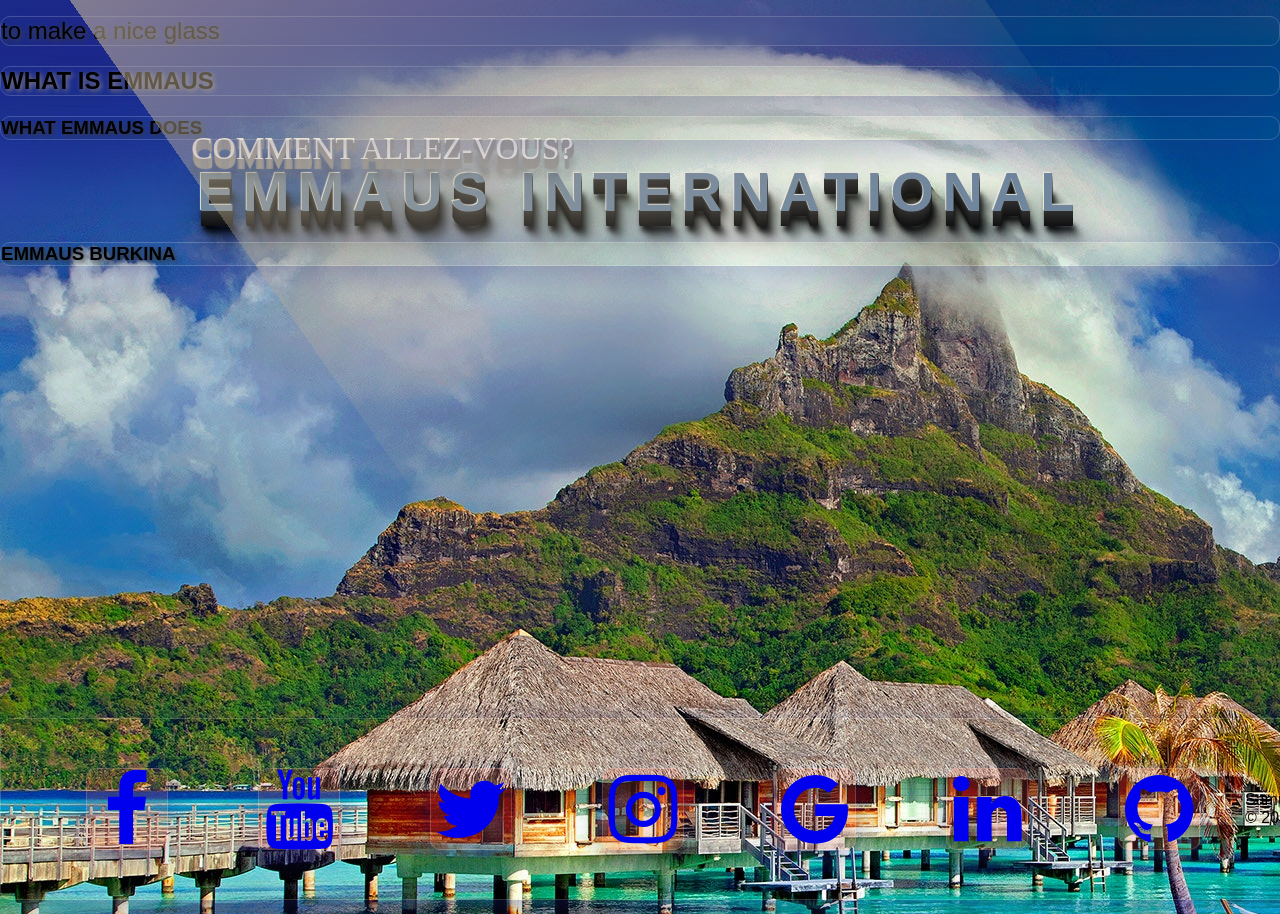
<file: projet/Contact Us/Contact Us.html>
<!DOCTYPE html>
<html lang="en">
<head>
  <title>MORPHISM</title>
  <meta charset="utf-8">
  <meta name="viewport" content="width=device-width, initial-scale=1">
  <link rel="stylesheet" href="https://stackpath.bootstrapcdn.com/font-awesome/4.7.0/css/font-awesome.min.css" integrity="sha384-wvfXpqpZZVQGK6TAh5PVlGOfQNHSoD2xbE+QkPxCAFlNEevoEH3Sl0sibVcOQVnN" crossorigin="anonymous">

  <link rel="stylesheet" href="mycontacts.css">
  
</head>
<body>
    
<h1> to make a nice glass</h1>
        <h2 class="text-styling">WHAT IS EMMAUS</h2>
      <p> comment allez-vous?</p>

        <h3 class="text-styling">WHAT EMMAUS DOES</h3>
        <p></p>
    
        <h4 id="text3d">EMMAUS INTERNATIONAL</h4>
      <p></p>
    
        <h3 class="text-styling">EMMAUS BURKINA</h3>
      <p> </p>
    

<footer>

    <ul>
        <li><a href="myfacebook"><i class="fa fa-facebook" aria-hidden="true"></i></a></li>
        <li><a href="myyoutube"><i class="fa fa-youtube" aria-hidden="true"></i></a></li>
        <li><a href="mytwiter"><i class="fa fa-twitter" aria-hidden="true"></i></a></li>
        <li><a href="myinstangram"><i class="fa fa-instagram" aria-hidden="true"></i></a></li>
        <li><a href="mygoogle"><i class="fa fa-google" aria-hidden="true"></i></a></li>
        <li><a href="mylinkedin"><i class="fa fa-linkedin"aria-hidden="true" ></i></a></li>
        <li><a href="mygithub"><i class="fa fa-github" aria-hidden="true"></i></a></li>
    </ul>
    <div id="footer">
        <span class="footer_text">SamuelSYameogo © 2021<br /></span>
      </div>

</footer>

</body>
</html>
</file>
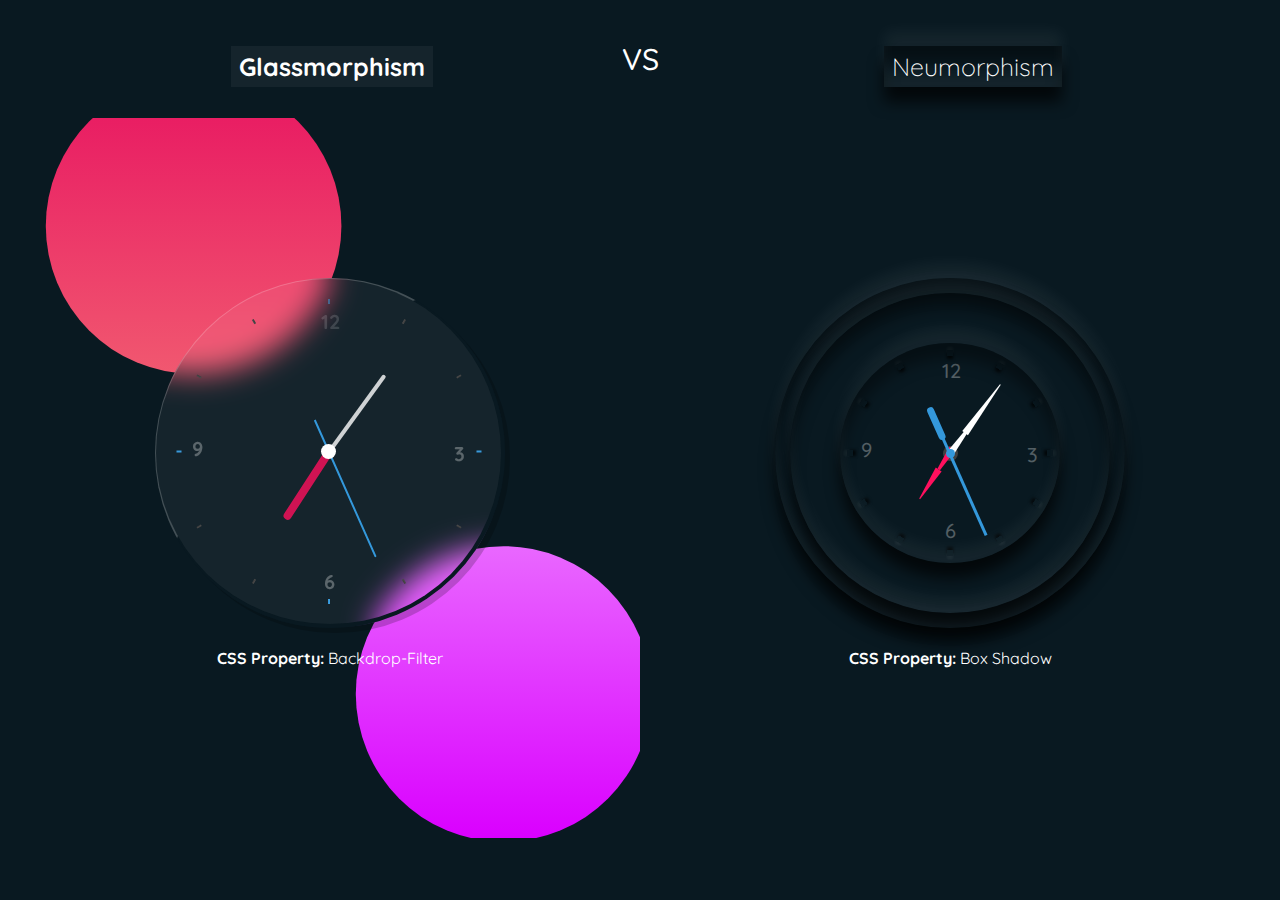
<file: projet/Services/Services.html>
<!DOCTYPE html>
<html lang="en">

<head>
    <title>YAMEOGO S SAMUEL</title>
    <meta charset="utf-8">
    <meta name="viewport" content="width=device-width, initial-scale=1">

    <link rel="stylesheet" href="services.css">
    <link rel="javascript" href="vanilla.js">

<body>

<section>
		<h1>VS</h1>
		<div class="wrapper">
			<h2>Glassmorphism</h2>
			<div class="container-01">	
				<div class="clock" id="clock-01">
					<div class="hour">
						<div class="hr" id="hr"></div>
					</div>
					<div class="min">
						<div class="mn" id="mn"></div>
					</div>
					<div class="sec">
						<div class="sc" id="sc"></div>
					</div>	
					<div class="indicators">
						<div></div>
						<div></div>
						<div></div>
						<div></div>
						<div></div>
						<div></div>
						<div></div>
						<div></div>
						<div></div>
						<div></div>
						<div></div>
						<div></div>
					</div>	
				</div>			
				<p><span>CSS Property:</span> Backdrop-Filter</p>
			</div>
			<h2>Neumorphism</h2>
			<div class="container-02">
				<div class="clock">
					<div class="center-nut"></div>	
					<div class="center-nut2"></div>	
					<div class="indicators">
						<div></div>
						<div></div>
						<div></div>
						<div></div>
						<div></div>
						<div></div>
						<div></div>
						<div></div>
						<div></div>
						<div></div>
						<div></div>
						<div></div>
					</div>	
					<div class="sec-hand">
						<div class="sec"></div>
					</div>
					<div class="min-hand">
						<div class="min"></div>
					</div>
					<div class="hour-hand">
						<div class="hr"></div>
					</div>
				</div>
				<p><span>CSS Property:</span> Box Shadow</p>
			</div>
		</div>
	</section>
	<script type="text/javascript">
		const deg = 6;
		const hr = document.querySelector('#hr'); 
		const mn = document.querySelector('#mn'); 
		const sc = document.querySelector('#sc'); 

		setInterval(() => {
			let day = new Date()
			let hh = day.getHours() * 30;
			let mm = day.getMinutes() * deg;
			let ss = day.getSeconds() * deg;

			hr.style.transform = `rotateZ(${(hh)+(mm/12)}deg)`;
			mn.style.transform = `rotateZ(${mm}deg)`;
			sc.style.transform = `rotateZ(${ss}deg)`;
		});

		const sec = document.querySelector('.sec-hand .sec');
		const min = document.querySelector('.min-hand .min');
		const hour = document.querySelector('.hour-hand .hr');

		setInterval(function(){
			let time = new Date();
			let secs = time.getSeconds() * 6;
			let mins = time.getMinutes() * 6; 
			let hours = time.getHours() * 30;

			sec.style.transform = `rotateZ(${secs}deg)`;
			min.style.transform = `rotateZ(${mins}deg)`;
			hour.style.transform = `rotateZ(${hours + (mins/12)}deg)`;
		});
	</script>
</body>
</html>
</file>
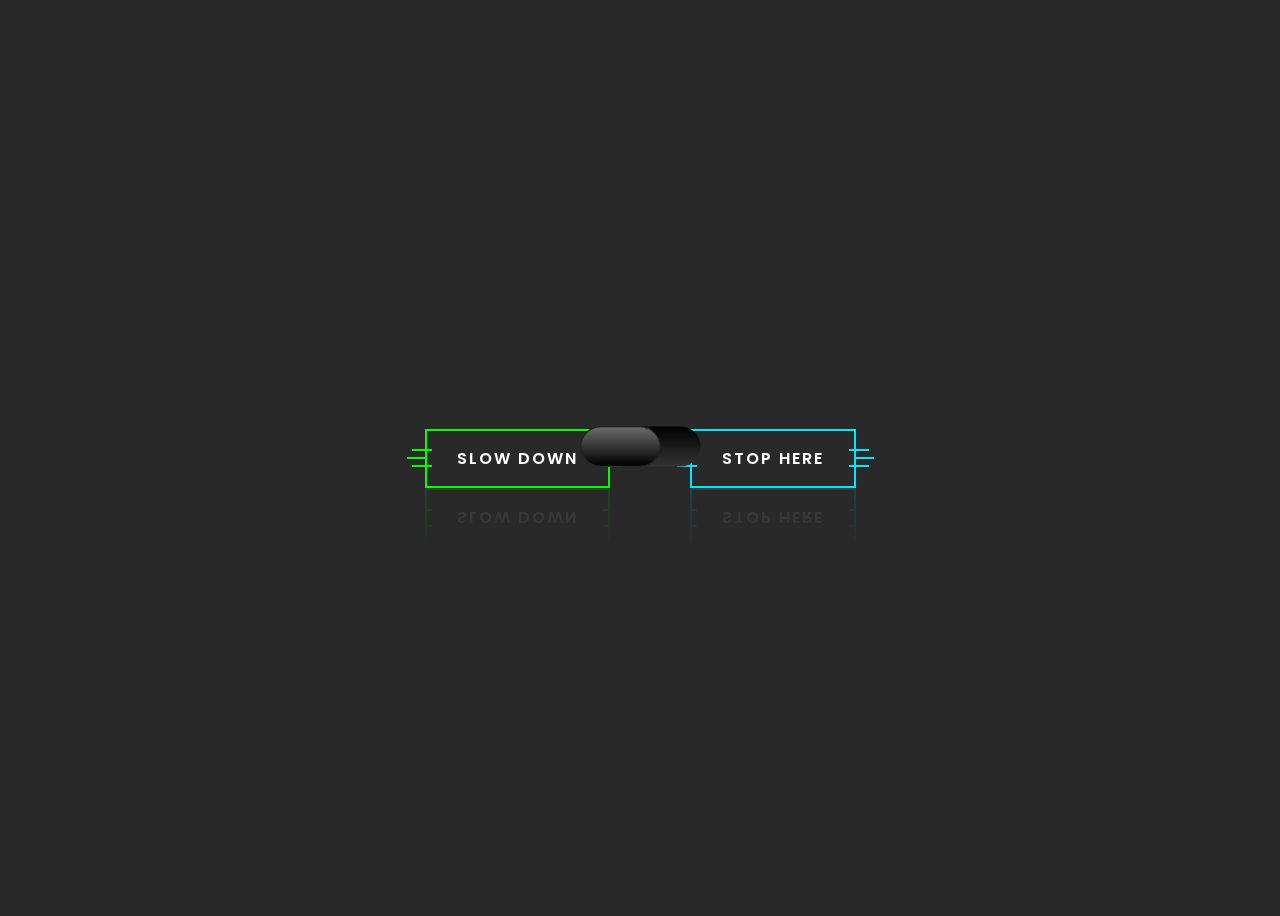
<file: projet/Volunteer/Volunteer.html>
<!doctype html>
<html>
  <head>
   <meta charset ="utf-8">
   <title> A COOL Checkbox </title>
   <link rel="stylesheet" href="volunteer.css">
  </head>
  <body>
    <header>
    <section>
    <div class="container">
      <a href=""><span>SLOW DOWN</span></a>
      <a href=""><span>STOP HERE</span></a>
     <!-- <a href=""><span>CHECK ME OUT</span></a>-->
    </div>
    </section>

  </header>
  <section>

     <div class="bottom">
        <input type="Checkbox" name="">
        </div>
        </section>
    </body>
</html>
</file>
<file: projet/Contact Us/mycontacts.css>
@import url('https://fonts.googleapis.com/css2?family=Roboto:wght@100;300&display=swap');

body{
  padding: 0px;
  margin: 0px;
  font-family: 'Roboto:300', sans-serif;
  background-image: url("nature.jpg");
  background-attachment: cover;
  
}



p{
  color:#a4e5f7;
  font-family: 'Roboto:100', sans-serif;
  position: absolute;
    transform: translate(50%,-50%);
    text-transform: uppercase;
    font-family: verdana;
    font-size: 2em;
    font-weight: 200;
    color: #f5f5f5;
    text-shadow: 1px 1px 1px #919191,
        1px 2px 1px #919191,
        1px 3px 1px #919191,
        1px 4px 1px #919191,
        1px 5px 1px #919191,
        1px 6px 1px #919191,
        1px 7px 1px #919191,
        1px 8px 1px #919191,
        1px 9px 1px #919191,
        1px 10px 1px #919191,
    1px 18px 6px rgba(16,16,16,0.4),
    1px 22px 10px rgba(16,16,16,0.2),
    1px 25px 35px rgba(16,16,16,0.2),
    1px 30px 60px rgba(16,16,16,0.4);

}

h1{
    box-shadow: 0 8px 32px 0 rgba( 31, 38, 135, 0.37 );
    backdrop-filter: blur( 4px );
    -webkit-backdrop-filter: blur( 4px );
    border-radius: 10px;
    border: 1px solid rgba( 255, 255, 255, 0.18 );
    font-family: 'Franklin Gothic Medium', 'Arial Narrow', Arial, sans-serif; 
    font-size: x-large;
    font-weight: 300;
    text-shadow: 2px 2px 5px rgb(61, 63, 59);
}

h2{
     box-shadow: 0 8px 32px 0 rgba( 31, 38, 135, 0.37 );
    backdrop-filter: blur( 0.0px );
     -webkit-backdrop-filter: blur( 0.0px );
    border-radius: 10px;
     border: 1px solid rgba( 255, 255, 255, 0.18 );
     text-shadow: 2px 2px 5px rgb(131, 124, 124);
}

h3{
box-shadow: 0 8px 32px 0 rgba( 31, 38, 135, 0.37 );
backdrop-filter: blur( 0.0px );
-webkit-backdrop-filter: blur( 0.0px );
border-radius: 10px;
border: 1px solid rgba( 255, 255, 255, 0.18 ); 
text-shadow: 2px 2px 5px rgb(54, 53, 52);
}

h4 {
    margin: 0 auto 0 auto;
    font-family: 'Lato', sans-serif;
    font-size: 3.5rem;
    text-align: center;
    text-transform: uppercase;
    text-rendering: optimizeLegibility;
  }
  
  /*  
  ============
    Light
  ============
  */
  h4::before {
    content:"";
    width: 100%;
    height: 750px;
    position: absolute;
    top: -200px;
    left: 10px;
    transform: rotate(55deg);
    background: rgba(206,188,155,.7);
    background: -moz-linear-gradient(left, rgba(206,188,155,.7) 0%, rgba(42,31,25,0) 65%);
    background: -webkit-gradient(left top, right top, color-stop(0%, rgba(206,188,155,.7)), color-stop(65%, rgba(42,31,25,0)));
    background: -webkit-linear-gradient(left, rgba(206,188,155,.7) 0%, rgba(42,31,25,0) 65%);
    background: -o-linear-gradient(left, rgba(206,188,155,.7) 0%, rgba(42,31,25,0) 65%);
    background: -ms-linear-gradient(left, rgba(206,188,155,.7) 0%, rgba(42,31,25,0) 65%);
    background: linear-gradient(to right, rgba(206,188,155,.7) 0%, rgba(42,31,25,0) 65%);
    filter: progid:DXImageTransform.Microsoft.gradient( startColorstr='#cebc9b', endColorstr='#2a1f19', GradientType=0.7 ); 
  }
  
  
  
  /*  
  ========================
        3D Effect
  ========================
  */
  #text3d {
      color: #70869d;
      letter-spacing: .15em;
      text-shadow: 
        -1px -1px 1px #efede3, 
        0px 1px 0 #2e2e2e, 
        0px 2px 0 #2c2c2c, 
        0px 3px 0 #2a2a2a, 
        0px 4px 0 #282828, 
        0px 5px 0 #262626, 
        0px 6px 0 #242424, 
        0px 7px 0 #222, 
        0px 8px 0 #202020, 
        0px 9px 0 #1e1e1e, 
        0px 10px 0 #1c1c1c, 
        0px 11px 0 #1a1a1a, 
        0px 12px 0 #181818, 
        0px 13px 0 #161616, 
        0px 14px 0 #141414, 
        0px 15px 0 #121212,
        2px 20px 5px rgba(0, 0, 0, 0.9),
        5px 23px 5px rgba(0, 0, 0, 0.3),
        8px 27px 8px rgba(0, 0, 0, 0.5),
        8px 28px 35px rgba(0, 0, 0, 0.9);
   }
  
      


/*          ===========footer=============*/

/* to be work at ====*/

footer { 
    position: fixed;
    bottom: 0;
    height: 20vh;
    display:flex;
    justify-content: center;
    align-items: center;
    /*background: linear-gradient(to bottom,#b9b79c,#dff1ff);
    color:rgb(0, 0, 0);
    opacity: 08;
    font-size: 15px ;*/
background: rgba( 255, 255, 255, 0.00 );
box-shadow: 0 8px 32px 0 rgba( 31, 38, 135, 0.37 );
backdrop-filter: blur( 0.0px );
-webkit-backdrop-filter: blur( 0.0px );
border-radius: 10px;
border: 1px solid rgba( 255, 255, 255, 0.18 );
}


ul
{
    position: relative;
    color:chartreuse;
    display: flex;
    z-index:2;
}
ul li 
{
  position: relative;  
  list-style: none;
  margin: 45px;
}
ul li a 
{
    position: relative;
    width: 80px;
    height: 80px;
    display: inline-block;
    border-radius: 10px;
    display: flex;
    justify-content: center;
    align-items: center;
    text-decoration: none;
    /*color:rgb(255, 255, 255);*/
    background: linear-gradient(to bottom,#a9f1c7,#dff1ff);
    font-size: 5em;
    border: 2px solid rgba(255, 255, 255,0.4);
    /*border-right: 2px solid rgba(255, 255, 255,0.2);
    border-bottom: 2px solid rgba(255, 255, 255,0.2) ;
    box-shadow:  0 5px 45px rgba(0,0,0,0.1);
    backdrop-filter: blur(2px);
    transition: 0.5s;
    overflow: visible;/* should be replace by @keyframes*/

background: rgba( 221, 81, 81, 0.20 );
box-shadow: 0 8px 32px 0 rgba( 31, 38, 135, 0.37 );
backdrop-filter: blur( 2.0px );
-webkit-backdrop-filter: blur( 2.0px );
border-radius: 10px;
border: 1px solid rgba( 255, 255, 255, 0.18 );

    font-weight: bold;

}
ul li a :hover
{
    transform:translateY( -20px)
}
</file>
<file: projet/Services/services.css>
@import url('https://fonts.googleapis.com/css2?family=Quicksand:wght@300;400;500;600;700&display=swap');

* {
	margin: 0;
	padding: 0;
	box-sizing: border-box;
	font-family: 'Quicksand', sans-serif;
}
body {
	min-height: 100vh;
	padding: 20px;
	background:	#091921;
}
section {
	position: relative;
	display: flex;
	align-items: center;
	justify-content: center;
	flex-direction: column;
}
h1 {
	position: relative;
	font-size: 30px;
	font-weight: 500;
	text-align: center;
	width: 100%;
	padding: 10px;
	margin: 10px auto 30px;
	color: #fff;
}
h2 {
	position: absolute;
	z-index: 11;
	color: #fff;
}
h2:nth-child(1) {
	font-weight: 700;
	background: rgba(255,255,255,0.05);
	text-align: center;
	padding: 5px 8px;
	font-size: 25px;
	left: 17%;
    top: -10%;
}
h2:nth-child(3) {	
	right: 16%;
    top: -10%;
    text-align: center;
    font-weight: 300;
	padding: 5px 8px;
	font-size: 25px;
    box-shadow: 0 -15px 15px rgba(255,255,255,0.05),
				inset 0 -15px 15px rgba(255,255,255,0.05),
				0 15px 15px rgba(0,0,0,0.7),
				inset 0 15px 15px rgba(0,0,0,0.4);
}
.wrapper {
	position: relative;
	width: 100%;
	height: 100%;
	display: flex;
	justify-content: center;
	align-items: center;
}
/*-------------------
------Clock 01-------
---------------------*/
.wrapper .container-01 {
	position: relative;
	width: 50%;
	min-height: 80vh;
	display: flex;
	justify-content: center;
	align-items: center;
	flex-direction: column;
	background: #091921;
}
.wrapper .container-01::before {
	content: '';
	position: absolute;
	top: 0;
	left: 0;
	width: 100%;
	height: 100%;
	background: linear-gradient(#e91e63, #ffc187);
	clip-path: circle(22% at 28% 15%);	
}
.wrapper .container-01::after {
	content: '';
	position: absolute;
	top: 0;
	left: 0;
	width: 100%;
	height: 100%;
	background: linear-gradient(#ffffff, #da00ff);
	clip-path: circle(22% at 78% 80%);	
}

.wrapper .container-01 .clock {
	width: 350px;
	height: 350px;
  z-index: 1;
	display: flex;
	overflow: hidden;
	justify-content: center;
	align-items: center;
	background: rgba(255,255,255, 0.05);
	border: 4px solid #091921;
	border-radius: 50%;
	backdrop-filter: blur(15px);
	border-top: 1px solid rgba(255,255,255, 0.2);
	border-left: 1px solid rgba(255,255,255, 0.2);
	box-shadow: 5px 5px rgba(0, 0, 0, 0.2);

}
.wrapper .container-01 .clock:before {
	content: '';
	position: absolute;
	width: 15px;
	height: 15px;
	background: #fff;
	border-radius: 50%;
	z-index: 10;
}
.wrapper .container-01 .clock .hour,
.wrapper .container-01 .clock .min,
.wrapper .container-01 .clock .sec {
	position: absolute;
}	
.wrapper .container-01 .clock .hour, .hr {
	width: 160px;
	height: 160px;
}
.wrapper .container-01 .clock .min, .mn {
	width: 190px;
	height: 190px;
}
.wrapper .container-01 .clock .sec, .sc {
	width: 230px;
	height: 230px;
}
.wrapper .container-01 .clock .hour .hr,
.wrapper .container-01 .clock .min .mn,
.wrapper .container-01 .clock .sec .sc {
	display: flex;
	justify-content:center;
	/*align-items: center;*/
	position: absolute;
	border-radius: 50%;
}
.wrapper .container-01 .clock .hour .hr:before {
	content: '';
	position: absolute;
	width: 8px;
	height: 80px;
	background: #ff105e;
	opacity: 0.8;
	z-index: 9;
	border-radius:6px 6px 0 0;
}
.wrapper .container-01 .clock .min .mn:before {
	content: '';
	position: absolute;
	width: 4px;
	height: 90px;
	background: #fff;
	opacity: 0.8;
	z-index: 10;
	border-radius:6px 6px 0 0;	
}
.wrapper .container-01 .clock .sec .sc:before {
	content: '';
	position: absolute;
	width: 2px;
	height: 150px;
	background: #3498db;
	z-index: 12;
	border-radius:6px 6px 0 0;	
}
.wrapper .container-01 .clock .indicators {
	position: absolute;
	display: flex;
	justify-content: center;
	align-items: center;
}
.wrapper .container-01 .clock .indicators div {
	position: absolute;
	width: 2px;
	height: 5px;
	background: #404040;
	user-select: none;
	cursor: none;
	border-bottom: 1px solid rgba(255,255,255,0.05);
	border-left: 1px solid rgba(255,255,255,0.05);
}
.wrapper .container-01 .clock .indicators div:nth-child(1){
	transform: rotate(30deg) translateY(-150px);
}
.wrapper .container-01 .clock .indicators div:nth-child(2){
	transform: rotate(60deg) translateY(-150px);
}
.wrapper .container-01 .clock .indicators div:nth-child(3):before{
	content: '3';
    font-weight: 700;
    position: absolute;
    transform: rotate(-90deg) translate(-10px, -4px);
    font-size: 20px;
    color: rgba(255,255,255,0.3);
}
.wrapper .container-01 .clock .indicators div:nth-child(3){
	background: #3498db;
	transform: rotate(90deg) translateY(-150px);
}
.wrapper .container-01 .clock .indicators div:nth-child(4){
	transform: rotate(120deg) translateY(-150px);
}
.wrapper .container-01 .clock .indicators div:nth-child(5){
	transform: rotate(150deg) translateY(-150px);
}
.wrapper .container-01 .clock .indicators div:nth-child(6):before{
	content: '6';
    font-weight: 700;
    position: absolute;
    transform: rotate(180deg) translate(6px, -10px);
    font-size: 20px;
    color: rgba(255,255,255,0.3);    
}
.wrapper .container-01 .clock .indicators div:nth-child(6){
	background: #3498db;
	transform: rotate(180deg) translateY(-150px);
}
.wrapper .container-01 .clock .indicators div:nth-child(7){
	transform: rotate(210deg) translateY(-150px);
}
.wrapper .container-01 .clock .indicators div:nth-child(8){
	transform: rotate(240deg) translateY(-150px);
}
.wrapper .container-01 .clock .indicators div:nth-child(9):before{
	content: '9';
    font-weight: 700;
    position: absolute;
    transform: rotate(90deg) translate(8px, 2px);
    font-size: 20px;
    color: rgba(255,255,255,0.3);
}
.wrapper .container-01 .clock .indicators div:nth-child(9){
	background: #3498db;
	transform: rotate(270deg) translateY(-150px);
}
.wrapper .container-01 .clock .indicators div:nth-child(10){
	transform: rotate(300deg) translateY(-150px);
}
.wrapper .container-01 .clock .indicators div:nth-child(11){
	transform: rotate(330deg) translateY(-150px);
}
.wrapper .container-01 .clock .indicators div:nth-child(12):before{
	content: '12';
    font-weight: 700;
    position: absolute;
    transform: rotate(0deg) translate(-8px, 10px);
    font-size: 20px;
    color: rgba(255,255,255,0.3);
}
.wrapper .container-01 .clock .indicators div:nth-child(12){
	background: #3498db;
	opacity: 0.5;
	transform: rotate(360deg) translateY(-150px);
}

.wrapper .container-01 p {
	z-index: 12;
	margin: 20px auto 10px;
	position: relative;
	color: #fff;
}
.wrapper .container-01 p span {
	font-weight: 700;
}

/*-------------------
------Clock 02-------
---------------------*/
.wrapper .container-02 {
	position: relative;
	width: 50%;
	min-height: 80vh;
	display: flex;
	justify-content: center;
	align-items: center;
	flex-direction: column;
}

.wrapper .container-02 .clock {
	position: relative;
	display: flex;
	justify-content: center;
	align-items: center;
	height: 350px;
	width: 350px;
	border-radius: 50%;
	box-shadow: 0 -15px 15px rgba(255,255,255,0.05),
				inset 0 -15px 15px rgba(255,255,255,0.05),
				0 15px 15px rgba(0,0,0,0.7),
				inset 0 15px 15px rgba(0,0,0,0.4);
}
.wrapper .container-02 .clock:before {
	position: absolute;
	content: '';
	height: 320px;
	width: 320px;
	border-radius: 50%;
	box-shadow: 0 -15px 15px rgba(255,255,255,0.05),
				inset 0 -15px 15px rgba(255,255,255,0.05),
				0 15px 15px rgba(0,0,0,0.7),
				inset 0 15px 15px rgba(0,0,0,0.4);
}
.wrapper .container-02 .clock:after {
	position: absolute;
	content: '';
	height: 220px;
	width: 220px;
	border-radius: 50%;
	box-shadow: 0 -15px 15px rgba(255,255,255,0.05),
				inset 0 -15px 15px rgba(255,255,255,0.05),
				0 15px 15px rgba(0,0,0,0.7),
				inset 0 15px 15px rgba(0,0,0,0.4);
}
.wrapper .container-02 .clock .center-nut {
	height: 15px;
	width: 15px;
	background: #404040;
	border-radius: 50%;
	z-index: 2;
}
.wrapper .container-02 .clock .center-nut2 {
	height: 9px;
	width: 9px;
	background: #3498db;
	border-radius: 50%;
	z-index: 10;
	position: absolute;
}
.wrapper .container-02 .clock .indicators {
	position: absolute;
	display: flex;
	justify-content: center;
	align-items: center;
}
.wrapper .container-02 .clock .indicators div {
	position: absolute;
	width: 2px;
	height: 5px;
	border: 3px solid #091921;
	box-shadow: 0 -3px 3px rgba(255,255,255,0.05),
				inset 0 -3px 3px rgba(255,255,255,0.05),
				0 3px 3px rgba(0,0,0,0.7),
				inset 0 3px 3px rgba(0,0,0,0.4);
}
.wrapper .container-02 .clock .indicators div:nth-child(1){
	transform: rotate(30deg) translateY(-100px);
}
.wrapper .container-02 .clock .indicators div:nth-child(2){
	transform: rotate(60deg) translateY(-100px);
}
.wrapper .container-02 .clock .indicators div:nth-child(3):before{
	content: '3';
    font-weight: 500;
    position: absolute;
    transform: rotate(-90deg) translate(-5px, -4px);
    font-size: 20px;
    color: #fff;
    opacity: 0.3;
}
.wrapper .container-02 .clock .indicators div:nth-child(3){
	background: #3498db;
	transform: rotate(90deg) translateY(-100px);
}
.wrapper .container-02 .clock .indicators div:nth-child(4){
	transform: rotate(120deg) translateY(-100px);
}
.wrapper .container-02 .clock .indicators div:nth-child(5){
	transform: rotate(150deg) translateY(-100px);
}
.wrapper .container-02 .clock .indicators div:nth-child(6):before{
	content: '6';
    font-weight: 500;
    position: absolute;
    transform: rotate(180deg) translate(6px, -10px);
    font-size: 20px;
    color: #fff;
    opacity: 0.3;
}
.wrapper .container-02 .clock .indicators div:nth-child(6){
	background: #3498db;
	transform: rotate(180deg) translateY(-100px);
}
.wrapper .container-02 .clock .indicators div:nth-child(7){
	transform: rotate(210deg) translateY(-100px);
}
.wrapper .container-02 .clock .indicators div:nth-child(8){
	transform: rotate(240deg) translateY(-100px);
}
.wrapper .container-02 .clock .indicators div:nth-child(9):before{
	content: '9';
    font-weight: 500;
    position: absolute;
    transform: rotate(90deg) translate(4px, 2px);
    font-size: 20px;
    color: #fff;
    opacity: 0.3;
}
.wrapper .container-02 .clock .indicators div:nth-child(9){
	background: #3498db;
	transform: rotate(270deg) translateY(-100px);
}
.wrapper .container-02 .clock .indicators div:nth-child(10){
	transform: rotate(300deg) translateY(-100px);
}
.wrapper .container-02 .clock .indicators div:nth-child(11){
	transform: rotate(330deg) translateY(-100px);
}
.wrapper .container-02 .clock .indicators div:nth-child(12):before{
	content: '12';
    font-weight: 500;
    position: absolute;
    transform: rotate(0deg) translate(-8px, 5px);
    font-size: 20px;
    color: #fff;
    opacity: 0.3;
}
.wrapper .container-02 .clock .indicators div:nth-child(12){
	background: #3498db;
	transform: rotate(360deg) translateY(-100px);
}
.wrapper .container-02 .clock .sec-hand,
.wrapper .container-02 .clock .min-hand,
.wrapper .container-02 .clock .hour-hand {
	position: absolute;	
}
.wrapper .container-02 .clock .sec-hand, 
.wrapper .container-02 .clock .sec-hand .sec {
	width: 180px;
	height: 180px;
	z-index: 6;
}
.wrapper .container-02 .clock .min-hand, 
.wrapper .container-02 .clock .min-hand .min {
	width: 140px;
	height: 140px;
	z-index: 5;	
}
.wrapper .container-02 .clock .hour-hand,
.wrapper .container-02 .clock .hour-hand .hr {
	width: 110px;
	height: 110px;
	z-index: 4;
}
.wrapper .container-02 .clock .sec-hand .sec,
.wrapper .container-02 .clock .min-hand .min,
.wrapper .container-02 .clock .hour-hand .hr {
	position: absolute;
	display: flex;
	justify-content: center;
}
/*Aiguille des secondes*/
.wrapper .container-02 .clock .sec-hand .sec:before {
	position: absolute;
	content: '';
	height: 110px;
	width: 3px;
	background: #3498db;
}
.wrapper .container-02 .clock .sec-hand .sec:after {
	position: absolute;
	content: '';
	height: 35px;
	width: 7px;
	background: #3498db;
	top: 105px;
	border-radius: 5px;
}
/*Aiguilles des minutes*/
.wrapper .container-02 .clock .min-hand .min:before {
	position: absolute;
	content: '';
	width: 1px;
	top: -15px;
	border-left: 3px solid transparent;
	border-right: 3px solid transparent;
	border-bottom: 60px solid #fff;
}
.wrapper .container-02 .clock .min-hand .min:after {
	position: absolute;
	content: '';
	width: 3px;
	top: 40px;
	border-left: 2px solid transparent;
	border-right: 2px solid transparent;
	border-bottom: 30px solid #fff;
}
/*Aiguilles des heures*/
.wrapper .container-02 .clock .hour-hand .hr:before {
	position: absolute;
	content: '';
	width: 1px;
	border-left: 3px solid transparent;
	border-right: 3px solid transparent;
	border-bottom: 35px solid #ff105e;
}
.wrapper .container-02 .clock .hour-hand .hr:after {
	position: absolute;
	content: '';
	width: 3px;
	top: 35px;
	border-left: 2px solid transparent;
	border-right: 2px solid transparent;
	border-bottom: 25px solid #ff105e;
}
.wrapper .container-02 p {
	z-index: 12;
	margin: 20px auto 10px;
	position: relative;
	color: #fff;
}
.wrapper .container-02 p span {
	font-weight: 700;
}

/*-------------------------
--------RESPONSIVE--------
--------------------------*/
@media (max-width: 991px) {
	h1 {
		display: none;
	}
	h2:nth-child(1){
		left: 6%;
    	top: 0%;
	}
	h2:nth-child(3){
		left: 3%;
    	top: 47%;
    	width: 20%
	}
	.wrapper {
		flex-direction: column;
	}
	.wrapper .container-02 {
		margin-top: 70px;
	}
}
</file>
<file: projet/Volunteer/volunteer.css>
@import url('https://fonts.googleapis.com/css?family=Poppins:200,300,400,500,600,700,800,900& display=swap');

html{
    margin:0;
    padding: 0;
    box-sizing: border-box;
    font-family: 'Poppins', sans-serif;
    background: #292929;
}
body
{
    display: flex;
    justify-content: center;
    align-items: center;
    min-height: 100vh;

}

.bottom
{
    position: absolute;
    bottom: 50%;
    left: 50%;
    transform: translate(-50%, 50%);
}
input[type="checkbox"]
{
    position: relative;
    width: 120px;
    height: 40px;
    -webkit-appearance: none;
    background: linear-gradient( 0deg,#333,#000);
    outline: none;
    border-radius: 20px;
    box-shadow: 0 0 0 4px #353535, 0 0 0 5px, #3e3e3e, inset 0 0 10px rgba(0,0,0,1),
    0 5px 20px rgba(0,0,0,.5), inset 0 0 15px rgba(0,0,0.2);

}
input:checked[type="checkbox"]
{
   background:linear-gradient(0deg, #6dd1ff, #20b7ff);
    box-shadow: 0 0 0 2px #6dd1ff, 0 0 0 4px, #353535, 0 0 0 5px #3e3e3e, inset 0 0 10px rgba(0,0,0,1),
    0 5px 20px rgba(0,0,0,.5), inset 0 0 15px rgba(0,0,0.2);
}
input[type="checkbox"]:before
{
    content:'';
    position:absolute;
    top:0;
    left:0;
    width: 80px;
    height: 40px;
    background: linear-gradient( 0deg,#000,#6b6b6b);
    border-radius: 20px;
    box-shadow: 0 0 0 1px #232323;
    transform: scale(.98, .96);
    transition: .5s;
}

input:checked[type="checkbox"]:before
{
    left:  40px;

}

input[type="checkbox"]:after
{
    content:'';
    position:absolute;
    top: calc(50% -2px);
    left:65px;
    width: 4px;
    height: 4px;
    background: linear-gradient( 0deg, #6b6b6b, #000);
    border-radius: 50%;
    transition: .5s;
    
}


input:checked[type="checkbox"]:after
{
    background: #63cdff;
    left: 105px;
    box-shadow: 0 0 5px #13b3ff, 0 0 15px #13b3ff,
}
/*============   next css    ========*/


.container
{
    display: flex;
    justify-content: center;
    align-items: center;
    flex-wrap: wrap;
}
.container a
{
    position: relative;
    display: inline-block;
    padding: 15px 30px;
    border: 2px solid #0f0;
    margin: 40px;
    text-transform: capitalize;
    font-weight: 600;
    text-decoration: none;
    letter-spacing: 2px;
    color: #fff;
    -webkit-box-reflect: below 0px linear-gradient(transparent,#0002);
    transition: 0.5s;
    transition-delay: 0s;
}
.container a:hover
{
    transition-delay: 1.5s;
    color:#000;
    box-shadow: 0 0 10px #0f0,
                 0 0 20px #0f0,
                 0 0 40px #0f0,
                 0 0 80px #0f0,
                 0 0 160px #0f0,


}
.container a span
{
    position: relative;
    z-index: 100;
}
.container a:nth-child(2)
{
    filter: hue-rotate(80deg);
}
                 /*.container a:nth-child(3)
                     {
                           filter:hue-rotate(120deg);
                      }*/
.container a::before
{
    content: '';
    position: absolute;
    left: -20px;
    top:50%;
    transform: translateY(-50%);
    width: 20px;
    height: 2px ;
    background:  #0f0;
    box-shadow: 5px -8px 0 #0f0,
                5px  8px 0 #0f0;
    transition: width 0.5s, left 0.5s, height 0.5s,
    box-shadow 0.5s;
    transition-delay: 1s,0.5s,0s,0s ;

}
.container a:hover::before
{
    width: 60%;
    height: 100%;
    left: -2px;
    box-shadow:  5px 0 0 #0f0,
                  5px 0 0 #0f0;
     transition-delay: 0s,0.5s,1s,1s ;              
}


.container a::after
{
    content: '';
    position: absolute;
    right: -20px;
    top:50%;
    transform: translateY(-50%);
    width: 20px;
    height: 2px ;
    background:  #0f0;
    box-shadow: -5px -8px 0 #0f0,
                -5px  8px 0 #0f0;
    transition: width 0.5s, left 0.5s, height 0.5s,
    box-shadow 0.5s;
    transition-delay: 1s,0.5s,0s,0s ;

}
.container a:hover::after
{
    width: 60%;
    height: 100%;
    right: -2px;
    box-shadow:  -5px 0 0 #0f0,
                  -5px 0 0 #0f0;
     transition-delay: 0s,0.5s,1s,1s ;              
}
</file>
